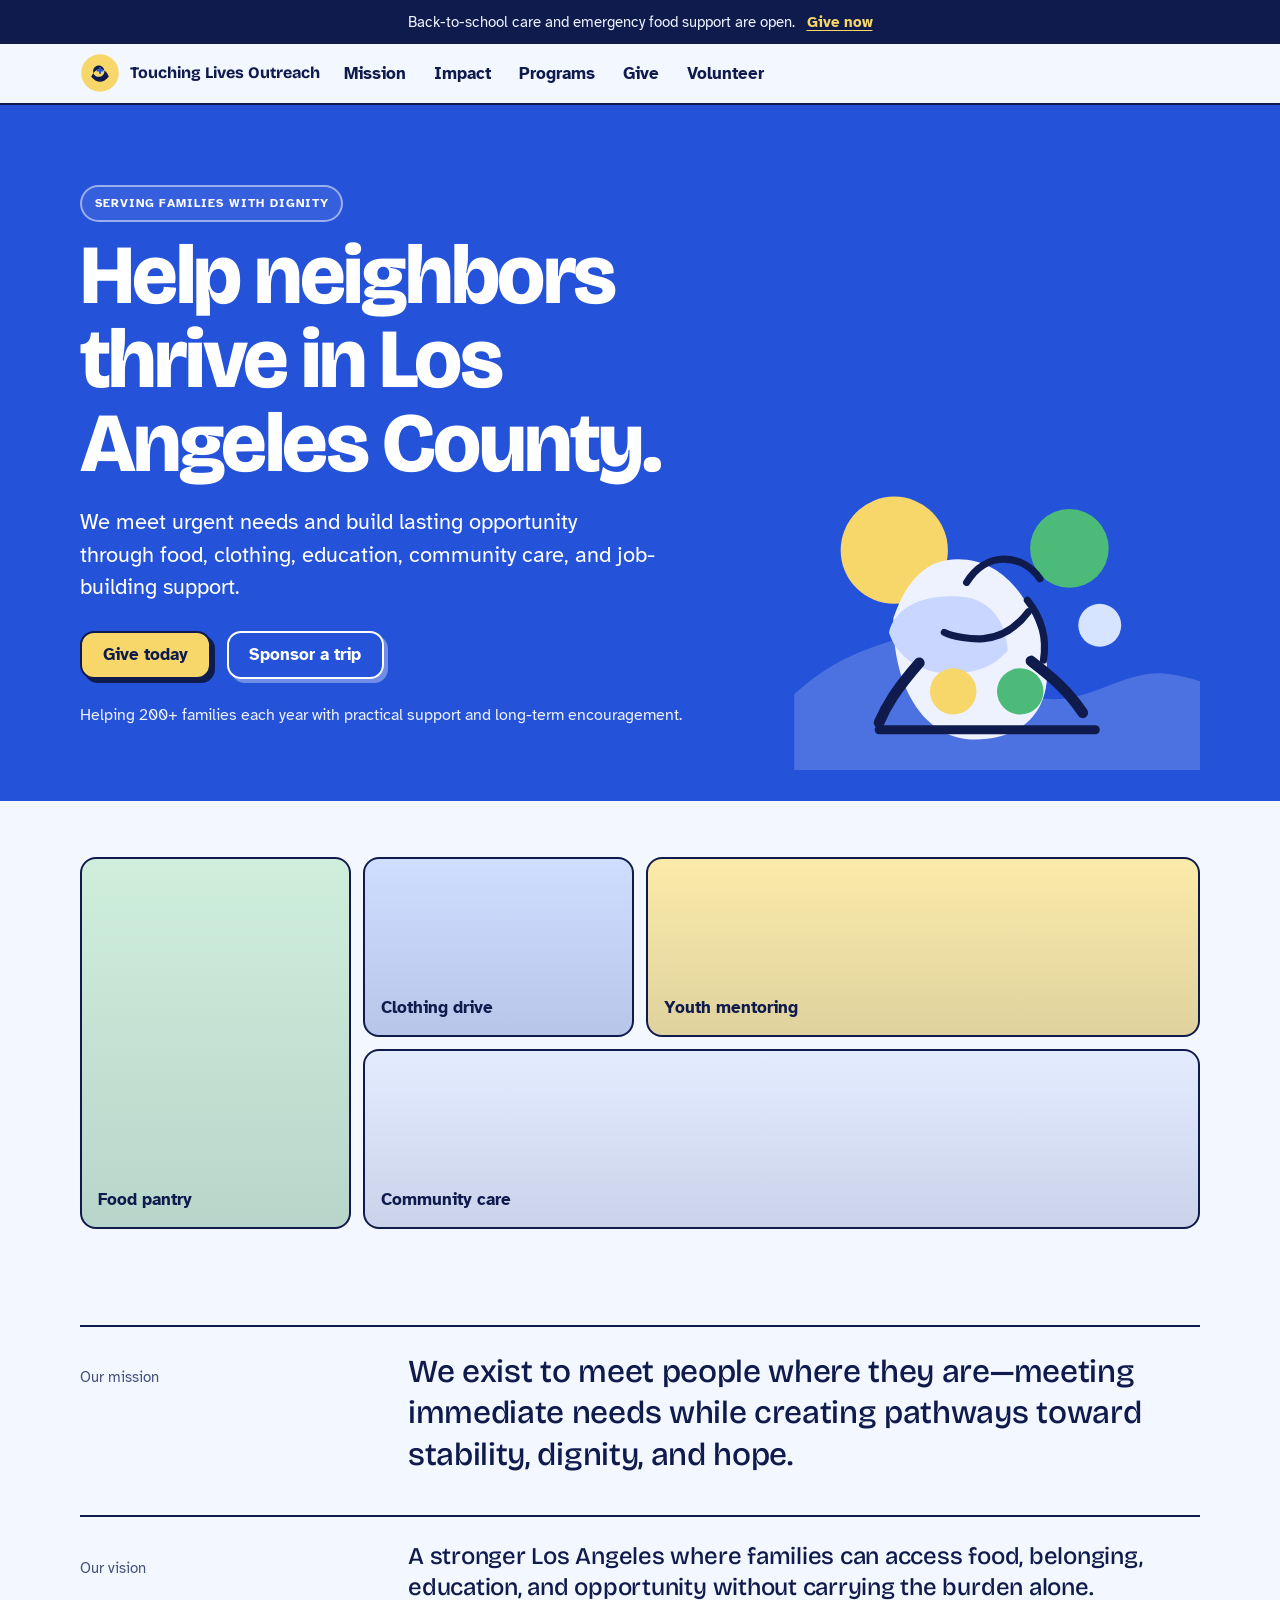
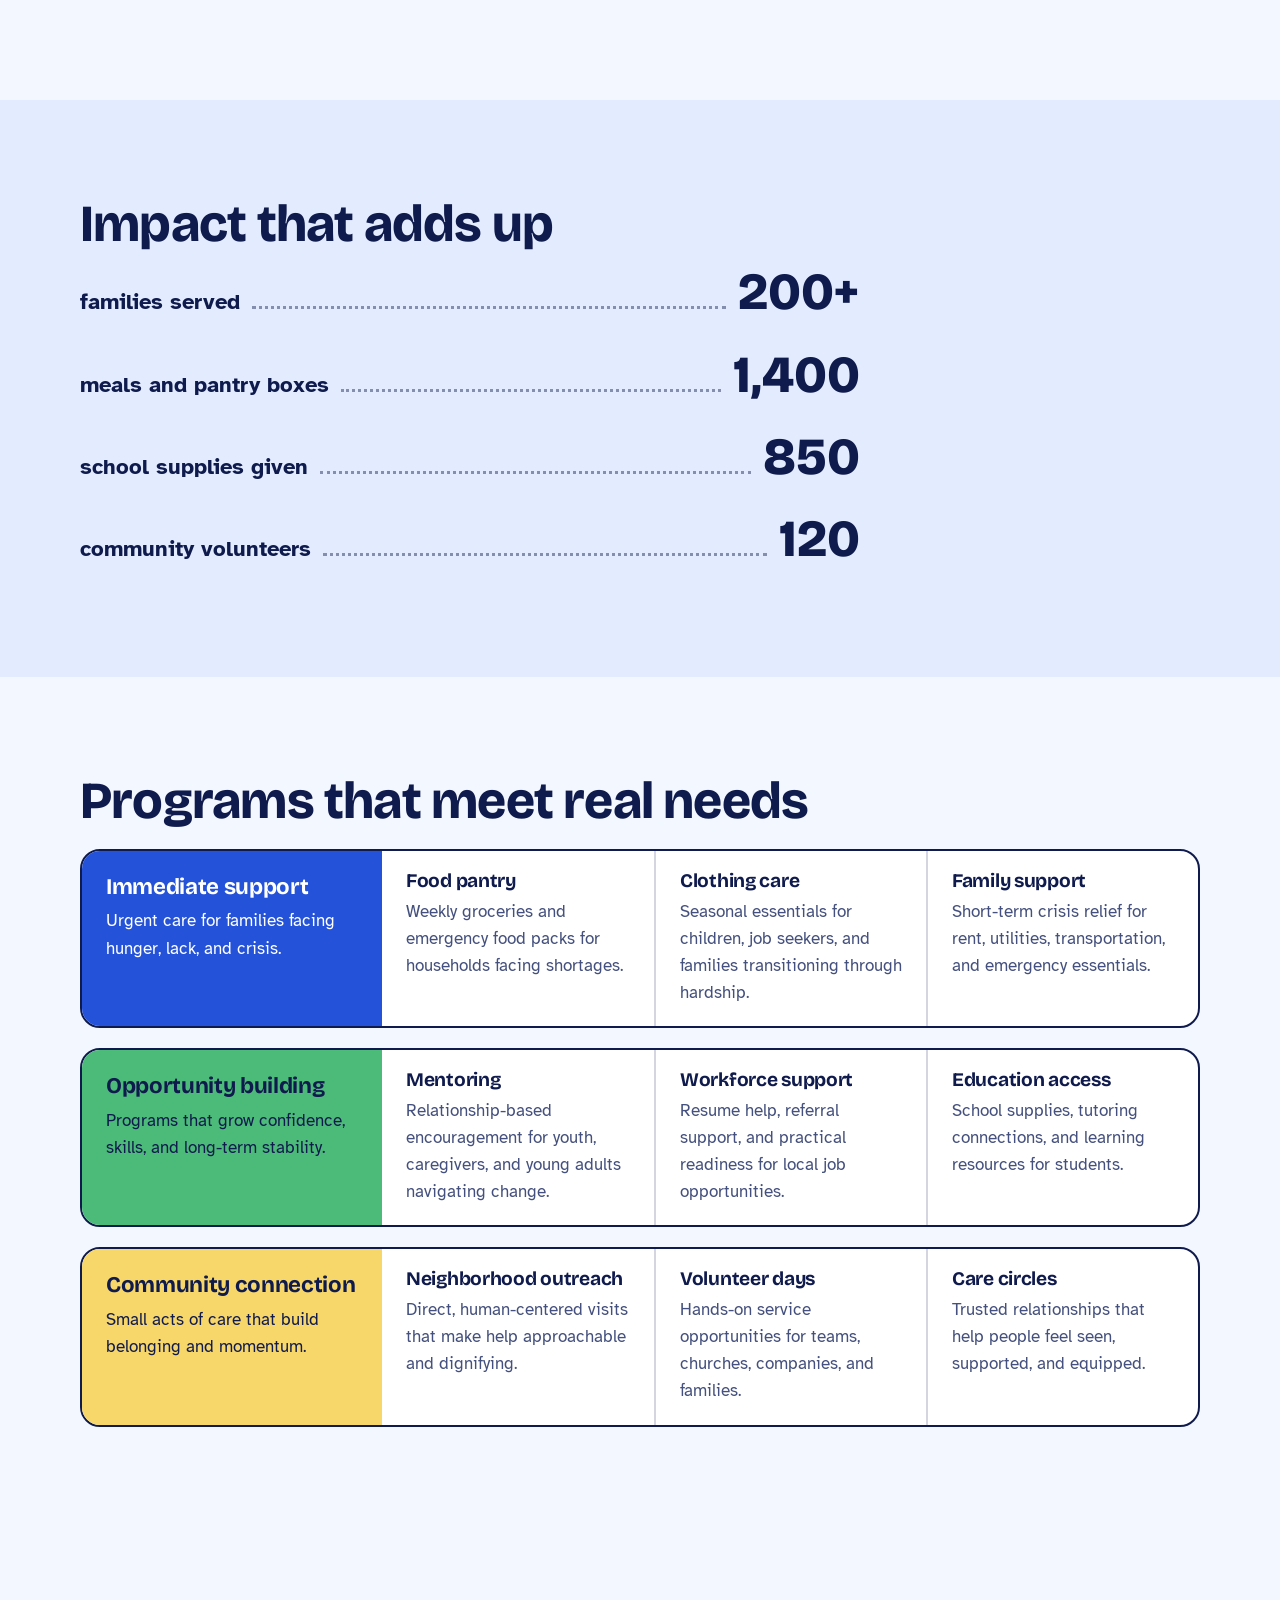
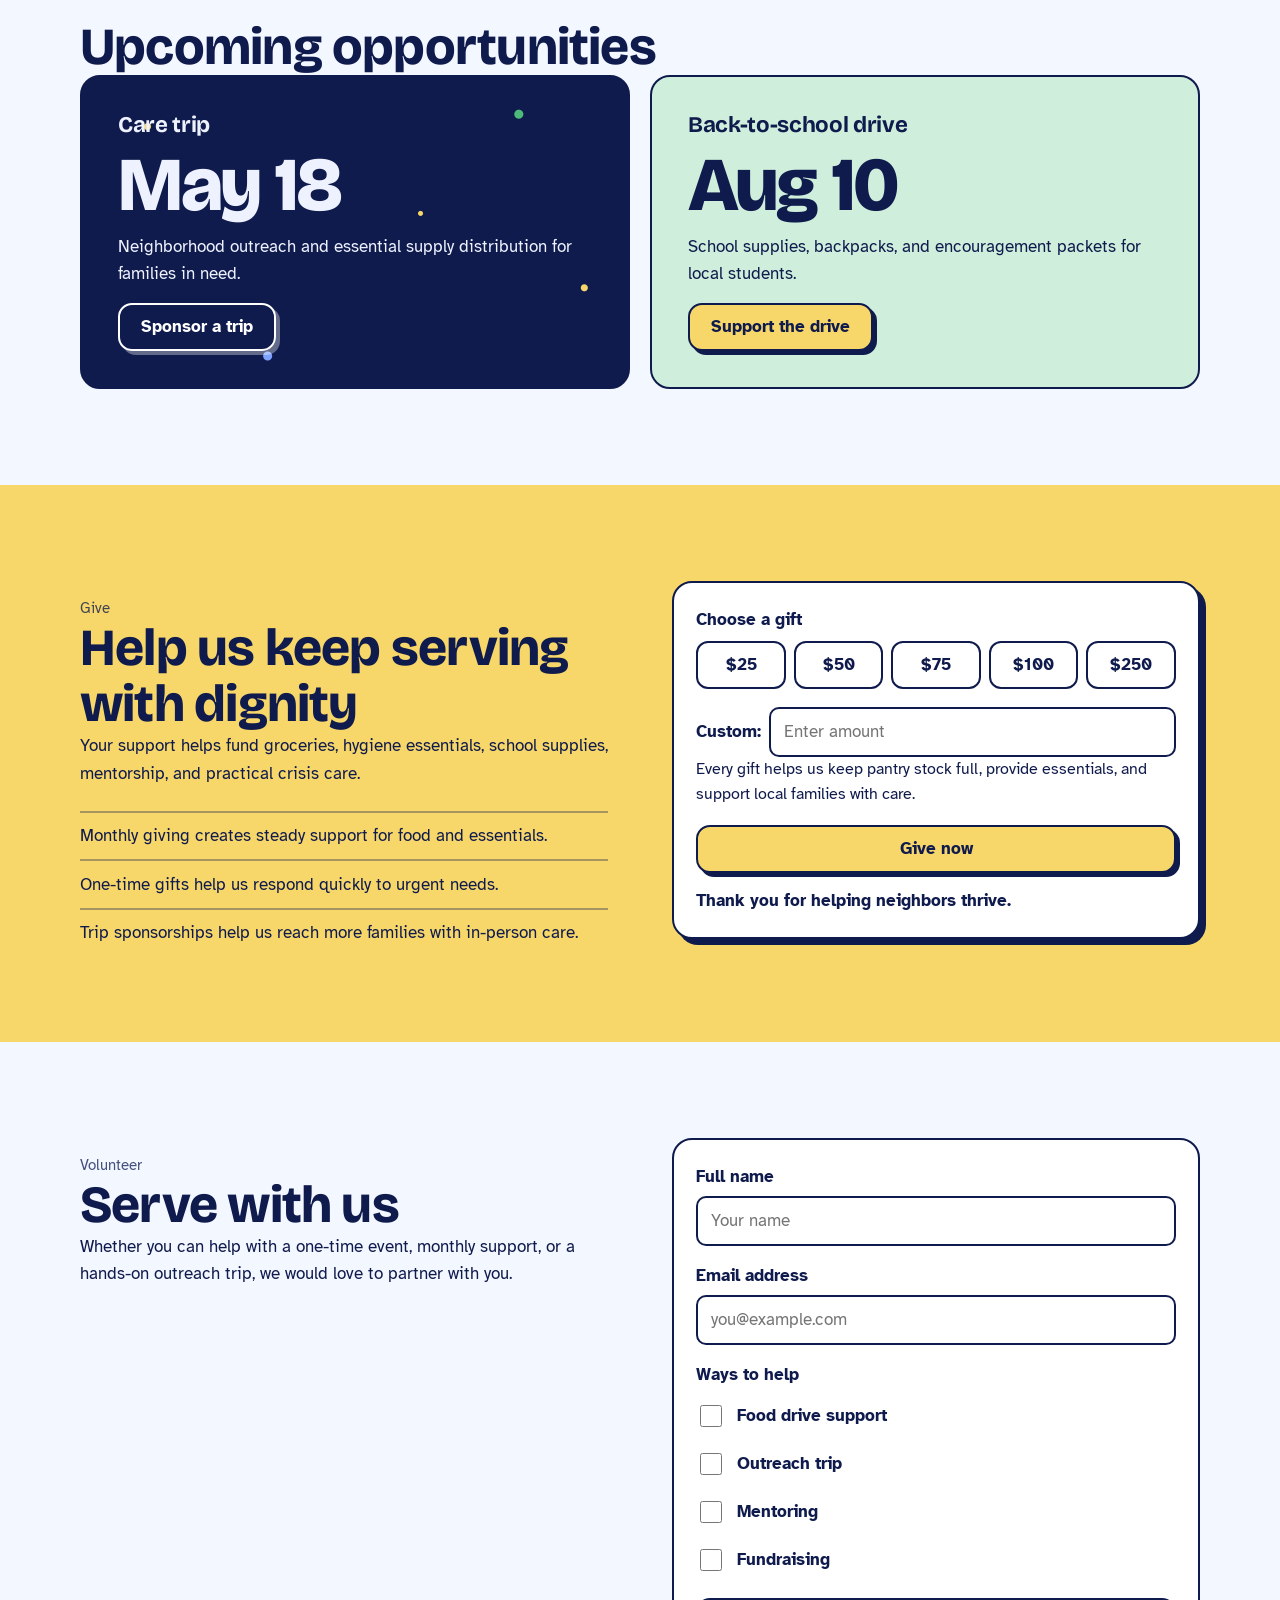
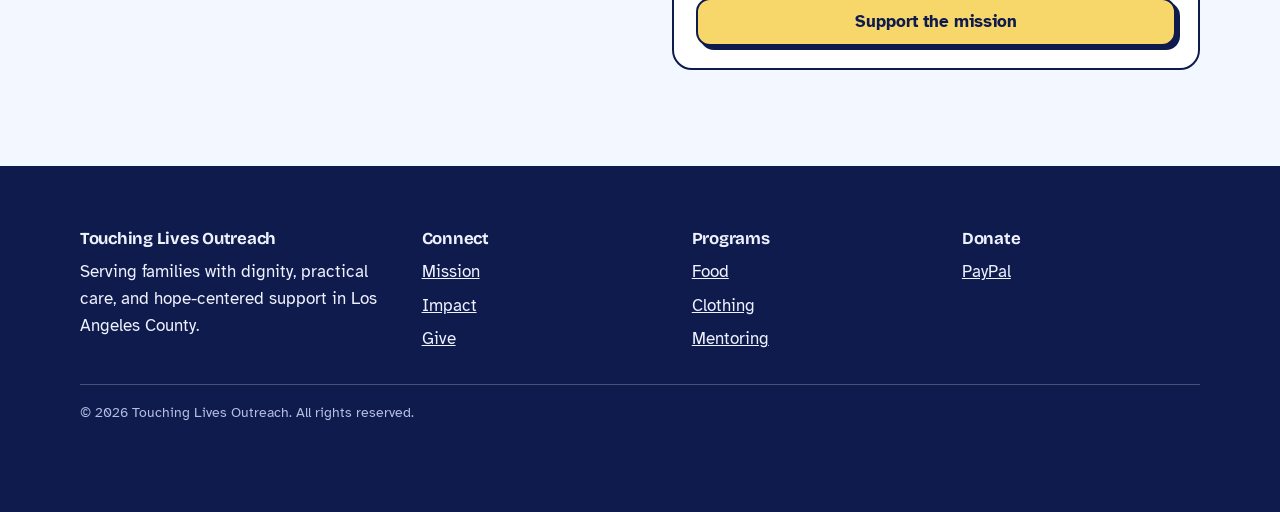
<file: touching-lives-draft.html>
<!DOCTYPE html>
<html lang="en">
<head>
  <meta charset="utf-8">
  <meta name="viewport" content="width=device-width, initial-scale=1, viewport-fit=cover">
  <meta name="color-scheme" content="light dark">
  <meta name="description" content="Touching Lives Outreach helps neighbors in Los Angeles County with food, clothing, education, community support, and job-building opportunities.">
  <title>Touching Lives Outreach: home page prototype</title>
  <link rel="preconnect" href="https://fonts.googleapis.com">
  <link rel="preconnect" href="https://fonts.gstatic.com" crossorigin>
  <link href="https://fonts.googleapis.com/css2?family=Atkinson+Hyperlegible:wght@400;700&family=Bricolage+Grotesque:opsz,wght@12..96,500..800&display=swap" rel="stylesheet">
  <style>
    :root{
      --bg:#F3F7FF;
      --surface:#FFFFFF;
      --surface-2:#E3ECFF;
      --ink:#101B4D;
      --muted:#44507D;
      --edge:#101B4D;
      --line:rgba(16,27,77,.18);
      --line-strong:rgba(16,27,77,.45);
      --focus:#101B4D;
      --blue:#2452D9;
      --green:#4CBB7A;
      --yellow:#F7D76A;
      --navy:#101B4D;
      --on-dark:#EEF2FF;
      --danger:#B42318;
      --shadow: 4px 4px 0 var(--navy);
      box-sizing:border-box;
    }

    *, *::before, *::after { box-sizing:border-box; }
    html { background:#101B4D; scroll-behavior:smooth; }
    body {
      margin:0;
      background:var(--bg);
      color:var(--ink);
      font:400 1.0625rem/1.6 "Atkinson Hyperlegible", system-ui, -apple-system, "Segoe UI", sans-serif;
      -webkit-font-smoothing: antialiased;
    }
    h1,h2,h3,h4 {
      margin:0;
      font-family:"Bricolage Grotesque","Atkinson Hyperlegible",system-ui,sans-serif;
      line-height:1.08;
      letter-spacing:-.015em;
      font-optical-sizing:auto;
    }
    h1{font-weight:800;font-size:clamp(2.6rem,9vw,5.25rem);letter-spacing:-.03em;line-height:1}
    h2{font-weight:750;font-size:clamp(2rem,5.5vw,3.25rem)}
    h3{font-weight:700;font-size:1.4rem}
    h4{font-weight:700;font-size:1.2rem}
    p{margin:0 0 1rem}
    a{color:inherit}
    :focus-visible{outline:3px solid var(--focus);outline-offset:3px}
    .wrap{width:min(1120px,100% - 2.5rem);margin-inline:auto}
    .section{padding-block:clamp(3rem,8vw,6rem)}
    .caption{margin:.9rem 0 0;color:var(--muted);font-size:.95rem}
    .skip{position:absolute;left:-999px;top:0;z-index:60;background:var(--yellow);color:var(--navy);padding:.6rem 1rem;font-weight:700}
    .skip:focus{left:1rem;top:1rem}

    .btn{
      display:inline-flex;align-items:center;justify-content:center;
      min-height:48px;padding:.65rem 1.3rem;border:2px solid var(--navy);border-radius:14px;
      background:var(--yellow);color:var(--navy);font:700 1.05rem/1.1 "Atkinson Hyperlegible",system-ui,sans-serif;
      text-decoration:none;cursor:pointer;box-shadow:var(--shadow);transition:transform .12s, box-shadow .12s;
    }
    .btn:hover{transform:translate(2px,2px);box-shadow:2px 2px 0 var(--navy)}
    .btn:active{transform:translate(4px,4px);box-shadow:0 0 0 var(--navy)}
    .btn-ghost{background:transparent;color:#fff;border-color:#fff;box-shadow:4px 4px 0 rgba(255,255,255,.35)}
    .btn-ghost:hover{box-shadow:2px 2px 0 rgba(255,255,255,.35)}
    .btn-navy{background:var(--navy);color:#fff}
    .btn-full{width:100%}
    .btn[disabled]{opacity:.55;cursor:not-allowed;box-shadow:none;transform:none}

    .campaign{background:var(--navy);color:var(--on-dark);font-size:.95rem}
    .campaign .wrap{padding-block:.6rem;display:flex;flex-wrap:wrap;gap:.25rem .75rem;justify-content:center;text-align:center}
    .campaign a{color:var(--yellow);font-weight:700;text-underline-offset:3px}

    .site-header{position:sticky;top:0;z-index:20;background:var(--bg);border-bottom:2px solid var(--edge)}
    .bar{display:flex;flex-wrap:wrap;align-items:center;gap:.6rem;padding-block:.6rem}
    .brand{display:flex;align-items:center;gap:.6rem;margin-right:auto;text-decoration:none;font-family:"Bricolage Grotesque","Atkinson Hyperlegible",system-ui,sans-serif;font-weight:750;font-size:1rem;}
    .brand svg{width:40px;height:40px;flex:none}
    .menu{min-height:44px;min-width:44px;padding:0 .9rem;border:2px solid var(--edge);border-radius:12px;background:transparent;color:var(--ink);font:700 .95rem "Atkinson Hyperlegible",system-ui,sans-serif;cursor:pointer}
    .nav{display:none;order:5;flex-basis:100%;flex-direction:column;padding:.4rem 0 .8rem}
    .site-header.open .nav{display:flex}
    .nav a{padding:.75rem 0;border-top:1px solid var(--line);font-weight:700;text-decoration:none}
    @media (min-width:900px){
      .bar{flex-wrap:nowrap;gap:1.5rem}
      .brand{margin-right:0}
      .menu{display:none}
      .nav{display:flex;flex-direction:row;order:0;flex-basis:auto;gap:1.75rem;padding:0;margin-right:auto}
      .nav a{border:0;padding:.4rem 0}
      .nav a:hover{text-decoration:underline;text-underline-offset:6px}
    }

    .hero{background:var(--blue);color:#fff;padding-top:clamp(2.5rem,7vw,5rem);overflow:hidden}
    .hero-grid{display:grid;gap:2rem;align-items:end}
    .eyebrow{margin:0 0 .75rem;padding:.45rem .8rem;border:2px solid rgba(255,255,255,.5);display:inline-block;border-radius:999px;background:rgba(255,255,255,.08);font-size:.75rem;font-weight:700;letter-spacing:.08em;text-transform:uppercase}
    .lead{font-size:clamp(1.125rem,2.4vw,1.35rem);line-height:1.5;max-width:36rem;margin:1.25rem 0 0}
    .cta-row{display:flex;flex-wrap:wrap;gap:1rem;margin-top:1.75rem}
    .hero-meta{margin:1.5rem 0 0;font-size:.98rem;opacity:.92}
    .hero-art{width:min(100%,460px);margin-inline:auto}
    .hero-art svg{display:block;width:100%;height:auto}
    .arm{stroke-dasharray:100 101;animation:draw 1.5s cubic-bezier(.2,.7,.2,1) both}
    .arm.b{animation-delay:.12s}
    @keyframes draw{from{stroke-dashoffset:100}to{stroke-dashoffset:0}}
    @media (min-width:900px){
      .hero-grid{grid-template-columns:1.2fr .8fr;gap:3rem}
      .hero-copy{padding-bottom:4.5rem}
      .hero-art{margin-inline:0;justify-self:end}
    }

    .strip{padding-block:clamp(2rem,5vw,3.5rem) 0}
    .mosaic{display:grid;gap:.75rem;grid-template-columns:repeat(2,1fr);grid-auto-rows:150px;grid-auto-flow:dense}
    .shot{margin:0;padding:1rem;display:flex;align-items:flex-end;border:2px solid var(--edge);border-radius:16px;font-weight:700;line-height:1.2;color:var(--navy);background-color:#E3ECFF;background-image:linear-gradient(180deg,rgba(255,255,255,.0),rgba(16,27,77,.12));}
    .s1{grid-row:span 2;background-color:#CFEFDC}
    .s2{background-color:#CFDDFF}
    .s3{grid-column:span 2;background-color:#FBEBA9}
    .s4{background-color:#E3ECFF}
    @media (min-width:900px){
      .mosaic{grid-template-columns:repeat(4,1fr);grid-auto-rows:180px}
      .s4{grid-column:span 3}
    }

    .mv{display:grid;gap:1rem;border-top:2px solid var(--edge);padding-top:1.5rem}
    .mv + .mv{margin-top:2.5rem}
    .mv-text{margin:0;max-width:34em;font-family:"Bricolage Grotesque","Atkinson Hyperlegible",system-ui,sans-serif;font-weight:500;font-size:clamp(1.35rem,3vw,2rem);line-height:1.3;letter-spacing:-.01em}
    .mv.small .mv-text{font-size:clamp(1.15rem,2.4vw,1.5rem)}
    @media (min-width:900px){.mv{grid-template-columns:minmax(200px,280px) 1fr;gap:3rem}}

    .impact{background:var(--surface-2)}
    .ledger{margin:0;padding:0;max-width:780px}
    .ledger .row{display:flex;align-items:baseline;gap:.75rem;padding:.9rem 0}
    .ledger dt{order:1;font-size:clamp(1.05rem,2.4vw,1.35rem);font-weight:700}
    .ledger .row::after{content:"";order:2;flex:1;min-width:1rem;border-bottom:3px dotted var(--line-strong)}
    .ledger dd{order:3;margin:0;font-family:"Bricolage Grotesque","Atkinson Hyperlegible",system-ui,sans-serif;font-weight:800;font-size:clamp(2rem,6vw,3.25rem);line-height:1}

    .group{display:grid;border:2px solid var(--edge);border-radius:20px;overflow:hidden;background:var(--surface);margin-top:1.25rem}
    .group-head{padding:1.5rem;background:var(--green);color:var(--navy)}
    .group-head p{margin:.5rem 0 0}
    .group.blue .group-head{background:var(--blue);color:#fff}
    .group.yellow .group-head{background:var(--yellow);color:var(--navy)}
    .group-list{list-style:none;margin:0;padding:0;display:grid}
    .group-list li{padding:1.25rem 1.5rem}
    .group-list li + li{border-top:2px solid var(--line)}
    .group-list h4{margin-bottom:.35rem}
    .group-list p{margin:0;color:var(--muted)}
    @media (min-width:900px){
      .group{grid-template-columns:minmax(230px,300px) 1fr}
      .group-list{grid-template-columns:repeat(var(--n,3),1fr)}
      .group-list li + li{border-top:0;border-left:2px solid var(--line)}
    }

    .events-grid{display:grid;gap:1.25rem}
    @media (min-width:900px){.events-grid{grid-template-columns:1fr 1fr}}
    .tile{border:2px solid var(--edge);border-radius:20px;padding:clamp(1.4rem,3vw,2.25rem)}
    .tile h3{margin-bottom:.75rem}
    .tile-trip{background-color:var(--navy);color:var(--on-dark);background-image:radial-gradient(circle at 12% 16%,#F7D76A 0 3px,transparent 4px),radial-gradient(circle at 80% 12%,#4CBB7A 0 4px,transparent 5px),radial-gradient(circle at 92% 68%,#F7D76A 0 3px,transparent 4px),radial-gradient(circle at 34% 90%,#7EA2FF 0 4px,transparent 5px),radial-gradient(circle at 62% 44%,#F7D76A 0 2px,transparent 3px);}
    .tile-toy{background:#CFEFDC;color:var(--navy)}
    .date{font-family:"Bricolage Grotesque","Atkinson Hyperlegible",system-ui,sans-serif;font-weight:800;font-size:clamp(3rem,10vw,4.75rem);line-height:.95;margin:0 0 .75rem;letter-spacing:-.03em}

    .give{background:var(--yellow);color:var(--navy)}
    .give-grid{display:grid;gap:2.5rem}
    .give .prose{max-width:34rem}
    .ways{margin:1.5rem 0 0;padding:0;list-style:none;display:grid;gap:.6rem;max-width:34rem}
    .ways li{padding-top:.6rem;border-top:2px solid rgba(16,27,77,.35)}
    .card{background:#fff;color:var(--navy);border:2px solid var(--navy);border-radius:20px;padding:1.4rem;box-shadow:6px 6px 0 var(--navy)}
    fieldset{border:0;margin:0 0 1.1rem;padding:0;min-width:0}
    legend{padding:0;margin-bottom:.5rem;font-weight:700}
    .choices{display:grid;gap:.5rem}
    .freq{grid-template-columns:1fr 1fr}
    .amts{grid-template-columns:repeat(2,1fr)}
    @media (min-width:420px){.amts{grid-template-columns:repeat(5,1fr)}}
    .choice{position:relative}
    .choice input{position:absolute;opacity:0;pointer-events:none}
    .choice label{display:flex;align-items:center;justify-content:center;min-height:48px;padding:0 .5rem;border:2px solid var(--navy);border-radius:12px;background:#fff;font-weight:700;text-align:center;cursor:pointer}
    .choice input:checked + label{background:var(--navy);color:#fff}
    .choice input:focus-visible + label{outline:3px solid var(--blue);outline-offset:3px}
    .custom{display:flex;align-items:center;gap:.5rem;margin-top:.6rem}
    .custom span{font-weight:700}
    .input{width:100%;min-height:48px;padding:.6rem .8rem;border:2px solid var(--edge);border-radius:10px;background:var(--surface);color:var(--ink);font:inherit}
    .card .input{background:#fff;color:var(--navy);border-color:var(--navy)}
    .impact-line{margin:0 0 1.1rem;min-height:3em;font-size:.98rem}
    .status{margin:.9rem 0 0;font-weight:700;min-height:1.5em}
    @media (min-width:900px){.give-grid{grid-template-columns:1fr 1fr;gap:4rem;align-items:start}}

    .vol-grid{display:grid;gap:2rem}
    .vcard{background:var(--surface);border:2px solid var(--edge);border-radius:20px;padding:1.4rem}
    .field{display:grid;gap:.35rem;margin-bottom:1rem}
    .field label{font-weight:700}
    .checks{display:grid;gap:.25rem}
    .check{display:flex;align-items:center;gap:.7rem;min-height:44px}
    .check input{width:22px;height:22px;accent-color:var(--blue);flex:none}
    @media (min-width:900px){.vol-grid{grid-template-columns:1fr 1fr;gap:4rem;align-items:start}}

    .footer{background:var(--navy);color:var(--on-dark);padding:clamp(2.5rem,6vw,4rem) 0 5.5rem}
    .fgrid{display:grid;gap:2rem}
    .footer h3{font-size:1.05rem;margin-bottom:.6rem}
    .footer a{color:var(--on-dark)}
    .footer address{font-style:normal}
    .footer ul{list-style:none;margin:0;padding:0;display:grid;gap:.4rem}
    .footer p{margin:0 0 .5rem}
    .fine{margin-top:2rem;padding-top:1rem;border-top:1px solid rgba(238,242,255,.25);font-size:.9rem;color:#B4BDE4}
    @media (min-width:800px){.fgrid{grid-template-columns:1.3fr 1fr 1fr 1fr}}
  </style>
</head>
<body>
  <a class="skip" href="#main">Skip to main content</a>

  <div class="campaign" aria-label="Donation announcement">
    <div class="wrap">
      <span>Back-to-school care and emergency food support are open.</span>
      <a href="https://www.paypal.com/paypalme/Temika394" target="_blank" rel="noopener noreferrer">Give now</a>
    </div>
  </div>

  <header class="site-header" id="top">
    <div class="wrap bar">
      <a class="brand" href="#top" aria-label="Touching Lives Outreach home">
        <svg viewBox="0 0 64 64" aria-hidden="true" focusable="false">
          <circle cx="32" cy="32" r="30" fill="#F7D76A"/>
          <path d="M18 38c4-8 8-12 14-12 8 0 12 6 14 12-4 5-9 8-14 8-5 0-10-3-14-8Zm12-18c-5 0-9 4-9 9s4 9 9 9 9-4 9-9-4-9-9-9Z" fill="#101B4D"/>
          <path d="M32 24v8M28 28h8" stroke="#2452D9" stroke-width="3" stroke-linecap="round"/>
        </svg>
        <span>Touching Lives Outreach</span>
      </a>
      <button class="menu" type="button" aria-expanded="false" aria-controls="site-nav">Menu</button>
      <nav class="nav" id="site-nav" aria-label="Main navigation">
        <a href="#mission">Mission</a>
        <a href="#impact">Impact</a>
        <a href="#programs">Programs</a>
        <a href="#give">Give</a>
        <a href="#volunteer">Volunteer</a>
      </nav>
    </div>
  </header>

  <main id="main">
    <section class="hero" aria-labelledby="hero-heading">
      <div class="wrap hero-grid">
        <div class="hero-copy">
          <p class="eyebrow">Serving families with dignity</p>
          <h1 id="hero-heading">Help neighbors thrive in Los Angeles County.</h1>
          <p class="lead">We meet urgent needs and build lasting opportunity through food, clothing, education, community care, and job-building support.</p>
          <div class="cta-row">
            <a class="btn" href="https://www.paypal.com/paypalme/Temika394" target="_blank" rel="noopener noreferrer">Give today</a>
            <a class="btn btn-ghost" href="https://www.paypal.com/paypalme/Temika394" target="_blank" rel="noopener noreferrer">Sponsor a trip</a>
          </div>
          <p class="hero-meta">Helping 200+ families each year with practical support and long-term encouragement.</p>
        </div>

        <div class="hero-art" aria-hidden="true">
          <svg viewBox="0 0 480 400" xmlns="http://www.w3.org/2000/svg">
            <defs>
              <linearGradient id="bgWave" x1="0" x2="1">
                <stop offset="0" stop-color="#7EA2FF"/>
                <stop offset="1" stop-color="#F7D76A"/>
              </linearGradient>
            </defs>
            <path d="M26 281c35-30 56-41 92-54 36-13 70-20 96-9 35 15 44 59 84 67 54 11 92-30 142-27 50 4 83 33 122 39v69H26z" fill="rgba(255,255,255,.18)"/>
            <circle cx="138" cy="120" r="60" fill="#F7D76A"/>
            <circle cx="334" cy="118" r="44" fill="#4CBB7A"/>
            <circle cx="368" cy="204" r="24" fill="#D7E4FF"/>
            <path d="M137 196c15-45 39-66 72-66 51 0 81 44 95 92 18 65-12 110-76 110-56 0-92-58-91-136Z" fill="#EEF2FF"/>
            <path d="M213 172c30 2 50 25 52 60-14 18-37 26-63 26-34 0-61-18-70-46 7-28 37-43 81-40Z" fill="#C9D6FF"/>
            <path d="M219 156c10-16 25-26 42-26 16 0 31 8 40 22" stroke="#101B4D" stroke-width="8" stroke-linecap="round" fill="none"/>
            <path class="arm" d="M166 246c-26 30-37 48-45 67" stroke="#101B4D" stroke-width="12" stroke-linecap="round" fill="none"/>
            <path class="arm b" d="M291 244c26 20 42 34 58 58" stroke="#101B4D" stroke-width="12" stroke-linecap="round" fill="none"/>
            <circle cx="204" cy="278" r="26" fill="#F7D76A"/>
            <circle cx="279" cy="278" r="26" fill="#4CBB7A"/>
            <path d="M194 212c10 5 30 8 44 7 22-2 38-14 50-30" stroke="#101B4D" stroke-width="8" stroke-linecap="round" fill="none"/>
            <path d="M287 176c16 20 22 42 18 67" stroke="#101B4D" stroke-width="8" stroke-linecap="round" fill="none"/>
            <path d="M121 321h242" stroke="#101B4D" stroke-width="10" stroke-linecap="round"/>
          </svg>
        </div>
      </div>
    </section>

    <section class="strip" aria-label="Community highlights">
      <div class="wrap">
        <div class="mosaic">
          <div class="shot s1">Food pantry</div>
          <div class="shot s2">Clothing drive</div>
          <div class="shot s3">Youth mentoring</div>
          <div class="shot s4">Community care</div>
        </div>
      </div>
    </section>

    <section class="section" id="mission">
      <div class="wrap">
        <div class="mv">
          <p class="caption">Our mission</p>
          <p class="mv-text">We exist to meet people where they are—meeting immediate needs while creating pathways toward stability, dignity, and hope.</p>
        </div>
        <div class="mv small">
          <p class="caption">Our vision</p>
          <p class="mv-text">A stronger Los Angeles where families can access food, belonging, education, and opportunity without carrying the burden alone.</p>
        </div>
      </div>
    </section>

    <section class="section impact" id="impact">
      <div class="wrap">
        <h2>Impact that adds up</h2>
        <dl class="ledger" aria-label="Current impact metrics">
          <div class="row"><dt>families served</dt><dd>200+</dd></div>
          <div class="row"><dt>meals and pantry boxes</dt><dd>1,400</dd></div>
          <div class="row"><dt>school supplies given</dt><dd>850</dd></div>
          <div class="row"><dt>community volunteers</dt><dd>120</dd></div>
        </dl>
      </div>
    </section>

    <section class="section" id="programs">
      <div class="wrap">
        <h2>Programs that meet real needs</h2>

        <div class="group blue" style="--n:3;">
          <div class="group-head">
            <h3>Immediate support</h3>
            <p>Urgent care for families facing hunger, lack, and crisis.</p>
          </div>
          <ul class="group-list">
            <li>
              <h4>Food pantry</h4>
              <p>Weekly groceries and emergency food packs for households facing shortages.</p>
            </li>
            <li>
              <h4>Clothing care</h4>
              <p>Seasonal essentials for children, job seekers, and families transitioning through hardship.</p>
            </li>
            <li>
              <h4>Family support</h4>
              <p>Short-term crisis relief for rent, utilities, transportation, and emergency essentials.</p>
            </li>
          </ul>
        </div>

        <div class="group" style="--n:3;">
          <div class="group-head">
            <h3>Opportunity building</h3>
            <p>Programs that grow confidence, skills, and long-term stability.</p>
          </div>
          <ul class="group-list">
            <li>
              <h4>Mentoring</h4>
              <p>Relationship-based encouragement for youth, caregivers, and young adults navigating change.</p>
            </li>
            <li>
              <h4>Workforce support</h4>
              <p>Resume help, referral support, and practical readiness for local job opportunities.</p>
            </li>
            <li>
              <h4>Education access</h4>
              <p>School supplies, tutoring connections, and learning resources for students.</p>
            </li>
          </ul>
        </div>

        <div class="group yellow" style="--n:3;">
          <div class="group-head">
            <h3>Community connection</h3>
            <p>Small acts of care that build belonging and momentum.</p>
          </div>
          <ul class="group-list">
            <li>
              <h4>Neighborhood outreach</h4>
              <p>Direct, human-centered visits that make help approachable and dignifying.</p>
            </li>
            <li>
              <h4>Volunteer days</h4>
              <p>Hands-on service opportunities for teams, churches, companies, and families.</p>
            </li>
            <li>
              <h4>Care circles</h4>
              <p>Trusted relationships that help people feel seen, supported, and equipped.</p>
            </li>
          </ul>
        </div>
      </div>
    </section>

    <section class="section" id="events">
      <div class="wrap">
        <h2>Upcoming opportunities</h2>
        <div class="events-grid">
          <article class="tile tile-trip">
            <h3>Care trip</h3>
            <p class="date">May 18</p>
            <p>Neighborhood outreach and essential supply distribution for families in need.</p>
            <a class="btn btn-ghost" href="https://www.paypal.com/paypalme/Temika394" target="_blank" rel="noopener noreferrer">Sponsor a trip</a>
          </article>
          <article class="tile tile-toy">
            <h3>Back-to-school drive</h3>
            <p class="date">Aug 10</p>
            <p>School supplies, backpacks, and encouragement packets for local students.</p>
            <a class="btn" href="https://www.paypal.com/paypalme/Temika394" target="_blank" rel="noopener noreferrer">Support the drive</a>
          </article>
        </div>
      </div>
    </section>

    <section class="section give" id="give">
      <div class="wrap give-grid">
        <div class="prose">
          <p class="caption" style="color:rgba(16,27,77,.78)">Give</p>
          <h2>Help us keep serving with dignity</h2>
          <p>Your support helps fund groceries, hygiene essentials, school supplies, mentorship, and practical crisis care.</p>
          <ul class="ways">
            <li>Monthly giving creates steady support for food and essentials.</li>
            <li>One-time gifts help us respond quickly to urgent needs.</li>
            <li>Trip sponsorships help us reach more families with in-person care.</li>
          </ul>
        </div>

        <div class="card" aria-label="Donation form">
          <form action="https://www.paypal.com/paypalme/Temika394" method="get" target="_blank">
            <fieldset>
              <legend>Choose a gift</legend>
              <div class="choices amts">
                <div class="choice"><input id="amt-25" type="radio" name="amount" value="25"><label for="amt-25">$25</label></div>
                <div class="choice"><input id="amt-50" type="radio" name="amount" value="50"><label for="amt-50">$50</label></div>
                <div class="choice"><input id="amt-75" type="radio" name="amount" value="75"><label for="amt-75">$75</label></div>
                <div class="choice"><input id="amt-100" type="radio" name="amount" value="100"><label for="amt-100">$100</label></div>
                <div class="choice"><input id="amt-250" type="radio" name="amount" value="250"><label for="amt-250">$250</label></div>
              </div>
            </fieldset>

            <div class="custom">
              <span>Custom:</span>
              <input class="input" type="number" min="1" step="1" name="amount_custom" inputmode="numeric" placeholder="Enter amount">
            </div>

            <div class="impact-line">Every gift helps us keep pantry stock full, provide essentials, and support local families with care.</div>
            <button class="btn btn-full" type="submit">Give now</button>
            <p class="status" aria-live="polite">Thank you for helping neighbors thrive.</p>
          </form>
        </div>
      </div>
    </section>

    <section class="section" id="volunteer">
      <div class="wrap vol-grid">
        <div>
          <p class="caption">Volunteer</p>
          <h2>Serve with us</h2>
          <p>Whether you can help with a one-time event, monthly support, or a hands-on outreach trip, we would love to partner with you.</p>
        </div>

        <div class="vcard">
          <form action="https://www.paypal.com/paypalme/Temika394" method="get" target="_blank">
            <div class="field">
              <label for="vol-name">Full name</label>
              <input class="input" id="vol-name" name="vol_name" type="text" placeholder="Your name">
            </div>
            <div class="field">
              <label for="vol-email">Email address</label>
              <input class="input" id="vol-email" name="vol_email" type="email" placeholder="you@example.com">
            </div>
            <div class="field">
              <label>Ways to help</label>
              <div class="checks">
                <label class="check"><input type="checkbox" name="help" value="food"> Food drive support</label>
                <label class="check"><input type="checkbox" name="help" value="trip"> Outreach trip</label>
                <label class="check"><input type="checkbox" name="help" value="mentor"> Mentoring</label>
                <label class="check"><input type="checkbox" name="help" value="fundraising"> Fundraising</label>
              </div>
            </div>
            <button class="btn btn-full" type="submit">Support the mission</button>
          </form>
        </div>
      </div>
    </section>
  </main>

  <footer class="footer">
    <div class="wrap fgrid">
      <div>
        <h3>Touching Lives Outreach</h3>
        <p>Serving families with dignity, practical care, and hope-centered support in Los Angeles County.</p>
      </div>
      <div>
        <h3>Connect</h3>
        <ul>
          <li><a href="#mission">Mission</a></li>
          <li><a href="#impact">Impact</a></li>
          <li><a href="#give">Give</a></li>
        </ul>
      </div>
      <div>
        <h3>Programs</h3>
        <ul>
          <li><a href="#programs">Food</a></li>
          <li><a href="#programs">Clothing</a></li>
          <li><a href="#programs">Mentoring</a></li>
        </ul>
      </div>
      <div>
        <h3>Donate</h3>
        <address>
          <a href="https://www.paypal.com/paypalme/Temika394" target="_blank" rel="noopener noreferrer">PayPal</a>
        </address>
      </div>
    </div>
    <div class="wrap fine">© 2026 Touching Lives Outreach. All rights reserved.</div>
  </footer>

  <script>
    const menuButton = document.querySelector('.menu');
    const header = document.querySelector('.site-header');
    const navLinks = document.querySelectorAll('.nav a');

    if (menuButton && header) {
      menuButton.addEventListener('click', () => {
        const isOpen = header.classList.toggle('open');
        menuButton.setAttribute('aria-expanded', String(isOpen));
      });
    }

    navLinks.forEach((link) => {
      link.addEventListener('click', () => {
        header.classList.remove('open');
        menuButton?.setAttribute('aria-expanded', 'false');
      });
    });
  </script>
</body>
</html>
</file>
